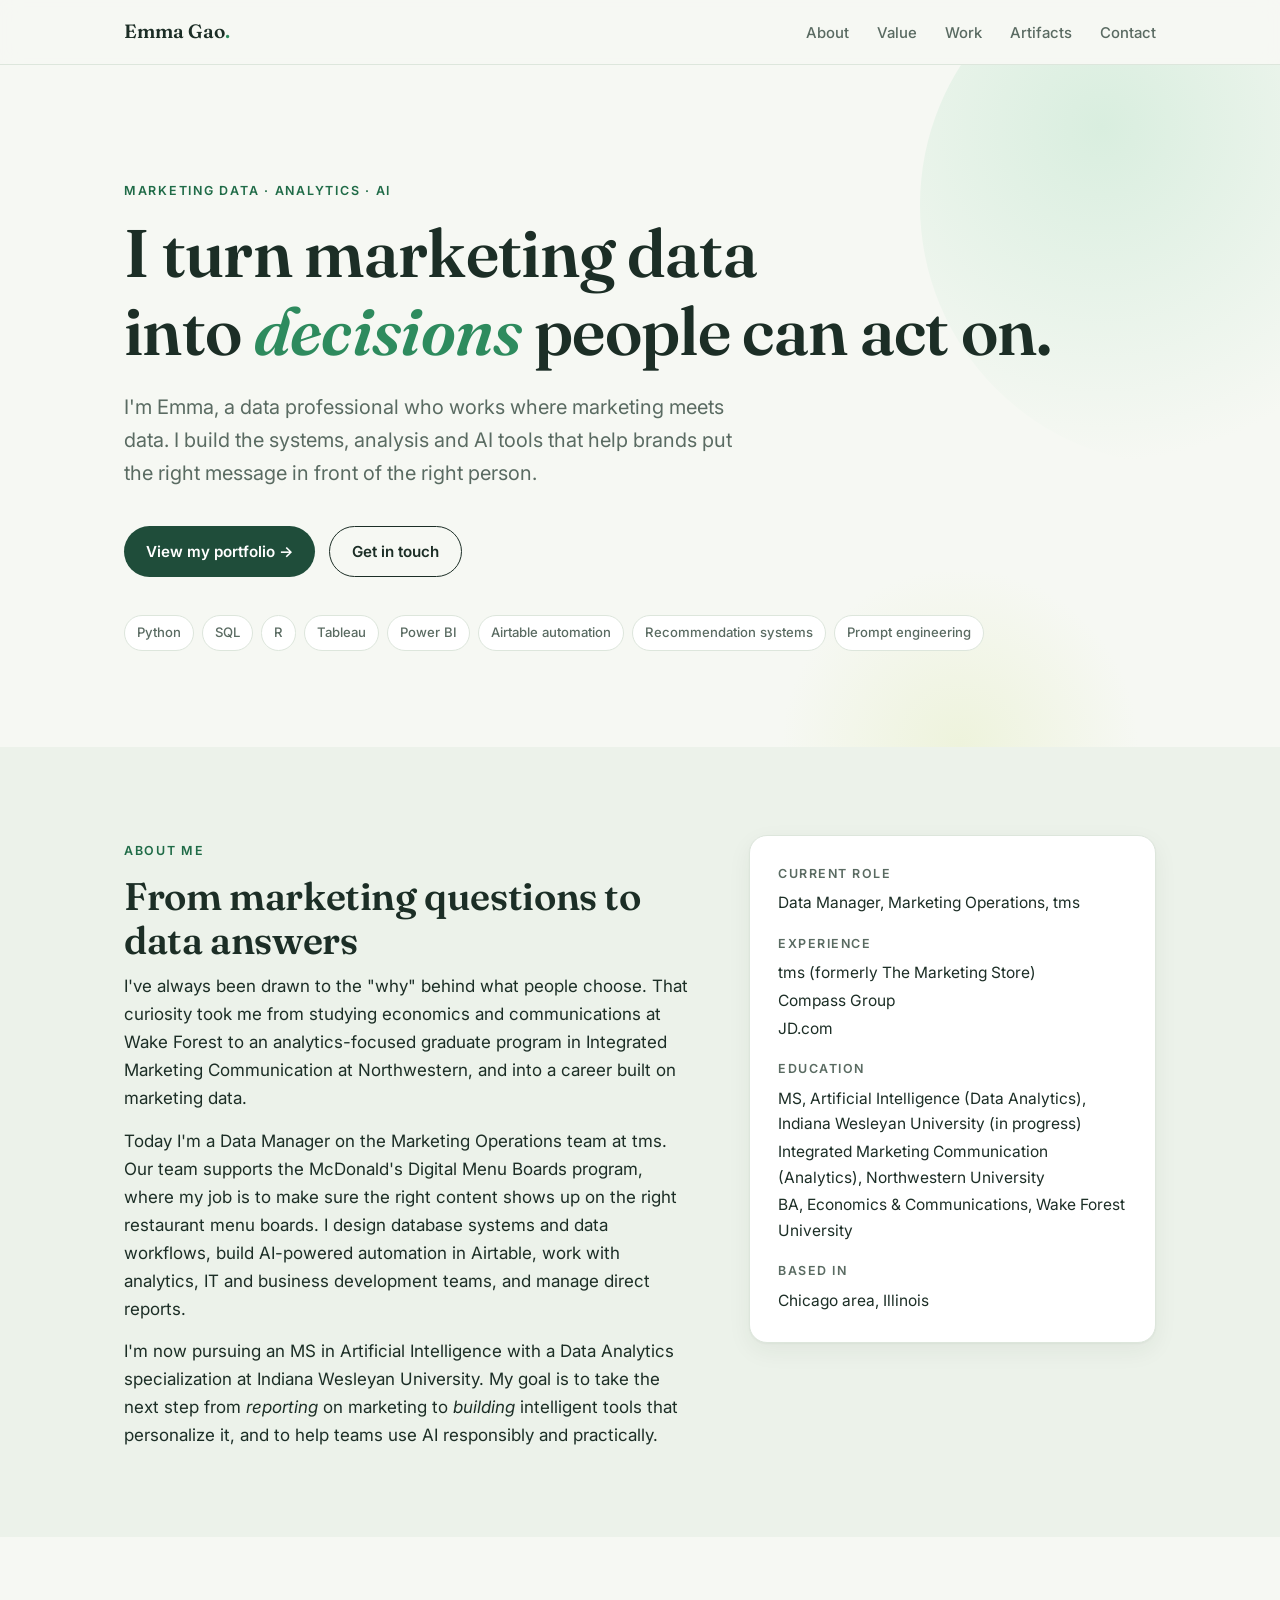
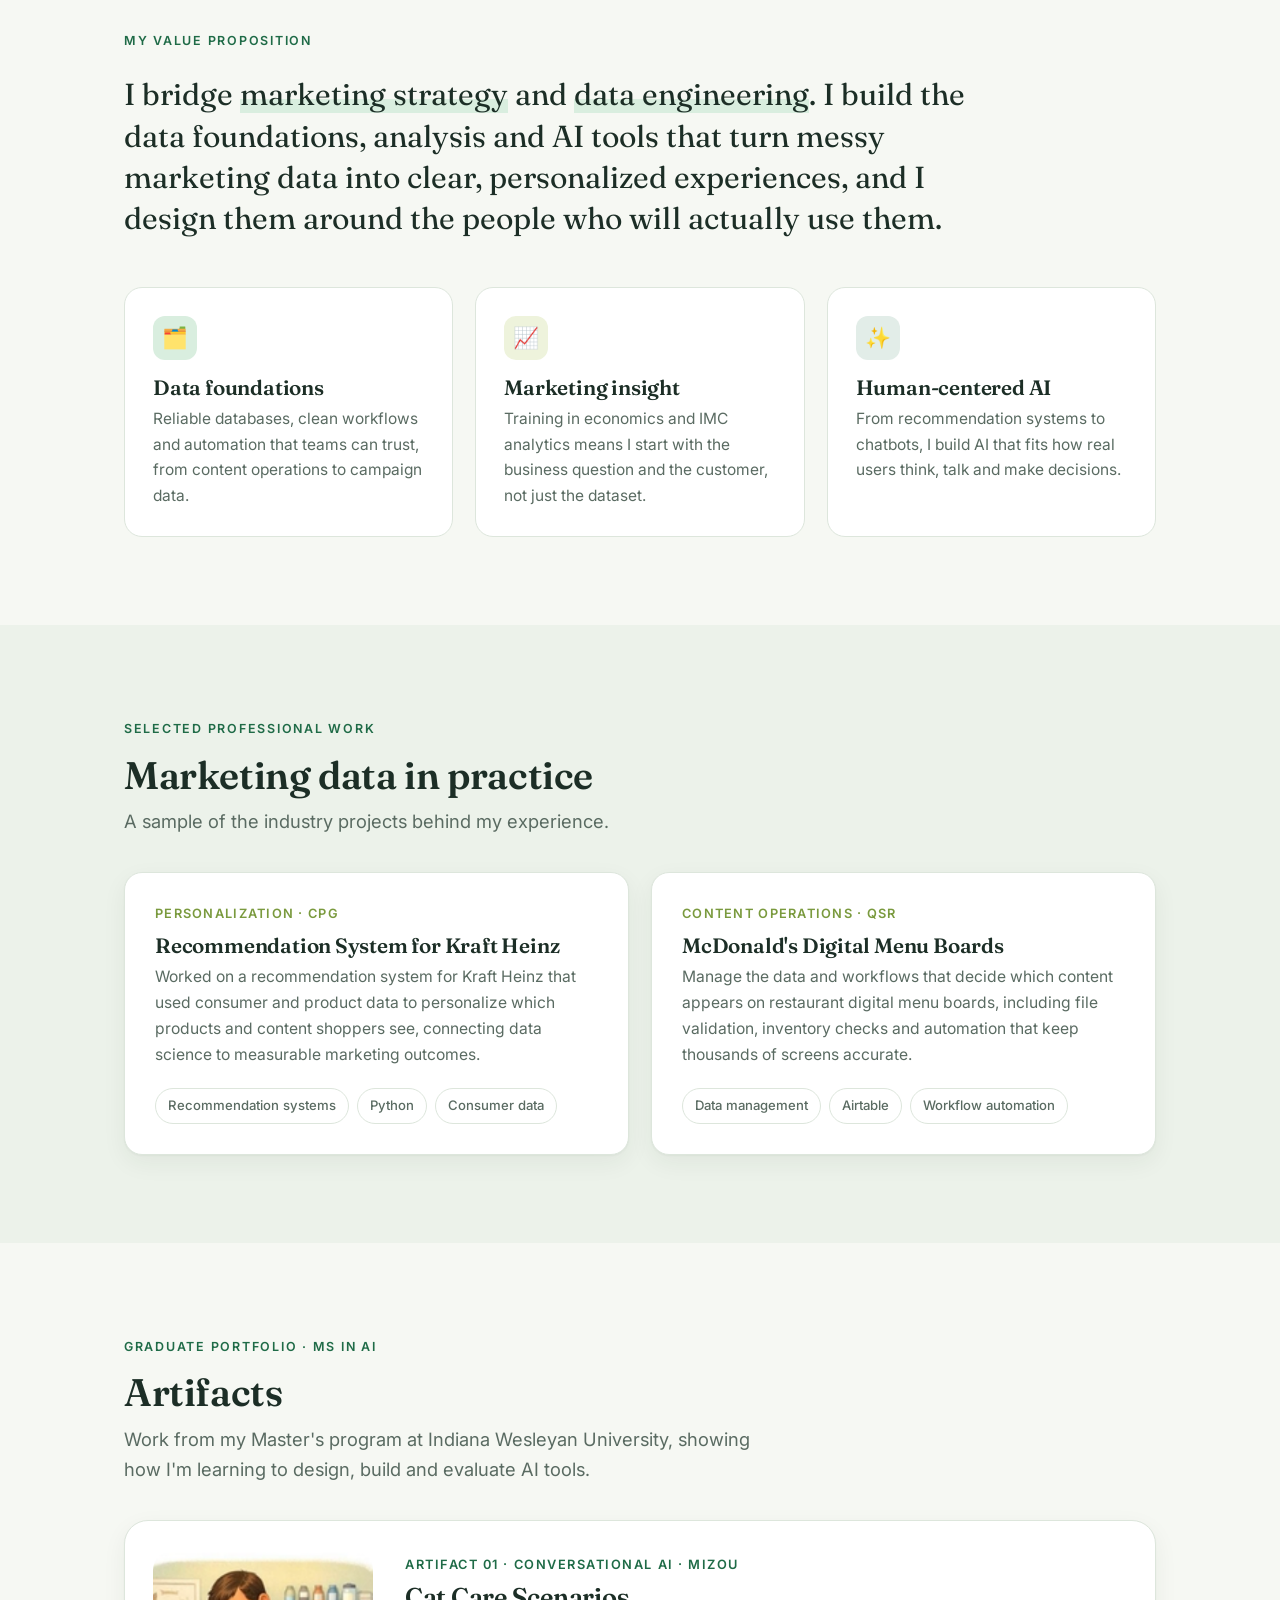
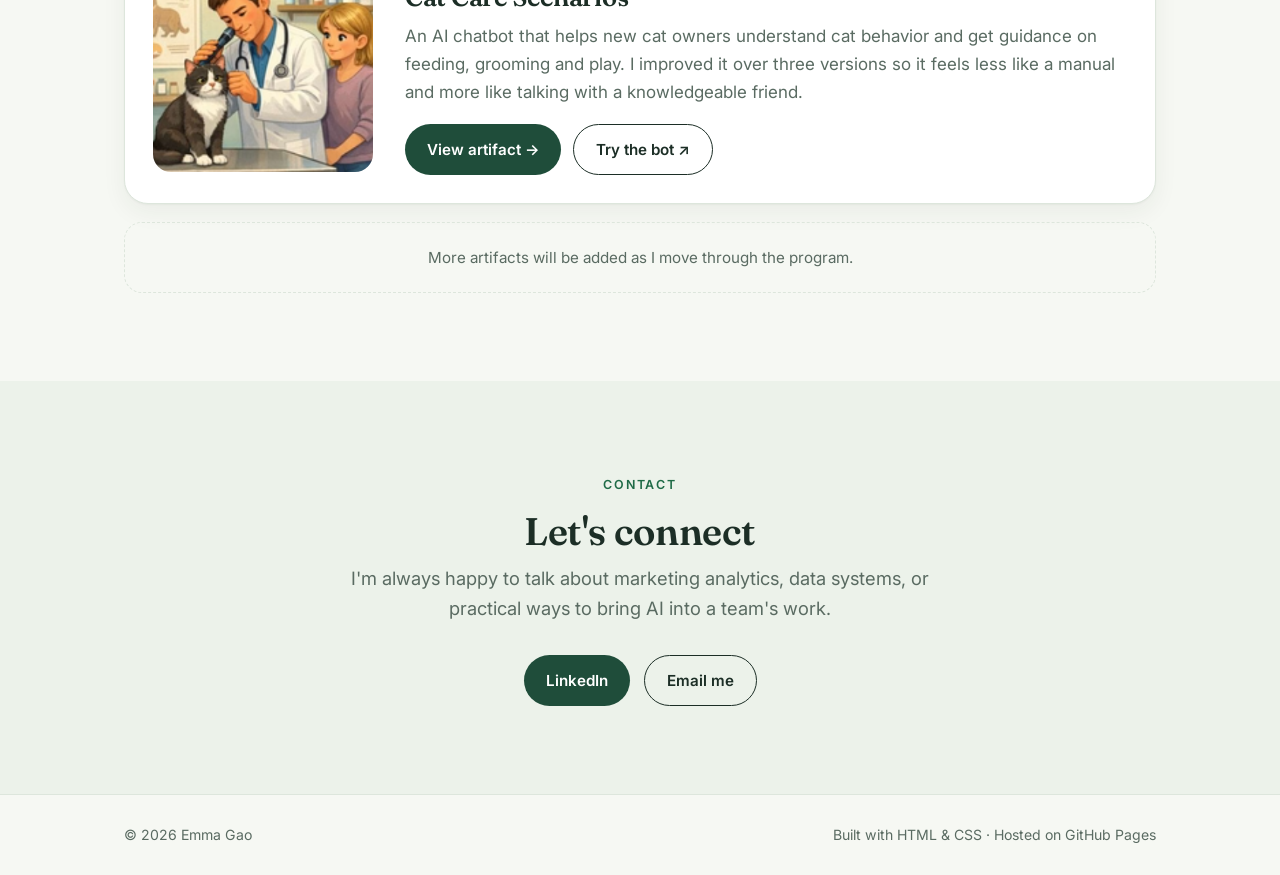
<file: index.html>
<!DOCTYPE html>
<html lang="en">
<head>
  <meta charset="UTF-8">
  <meta name="viewport" content="width=device-width, initial-scale=1.0">
  <title>Emma Gao — Marketing Data & AI</title>
  <meta name="description" content="Emma Gao — data professional specializing in marketing analytics, data systems, and practical AI.">
  <link rel="preconnect" href="https://fonts.googleapis.com">
  <link rel="preconnect" href="https://fonts.gstatic.com" crossorigin>
  <link href="https://fonts.googleapis.com/css2?family=Fraunces:ital,opsz,wght@0,9..144,500;0,9..144,600;1,9..144,500&family=Inter:wght@400;500;600;700&display=swap" rel="stylesheet">
  <link rel="stylesheet" href="assets/style.css">
</head>
<body>

  <nav class="nav">
    <div class="wrap">
      <a href="#" class="brand">Emma Gao<span>.</span></a>
      <ul>
        <li><a href="#about">About</a></li>
        <li><a href="#value">Value</a></li>
        <li><a href="#work">Work</a></li>
        <li><a href="#artifacts">Artifacts</a></li>
        <li><a href="#contact">Contact</a></li>
      </ul>
    </div>
  </nav>

  <!-- ============ HERO ============ -->
  <header class="hero">
    <div class="wrap">
      <span class="eyebrow">Marketing Data · Analytics · AI</span>
      <h1>I turn marketing data<br>into <em>decisions</em> people can act on.</h1>
      <p class="lead">I'm Emma, a data professional who works where marketing meets data. I build the systems, analysis and AI tools that help brands put the right message in front of the right person.</p>
      <div class="actions">
        <a href="#artifacts" class="btn btn-primary">View my portfolio →</a>
        <a href="#contact" class="btn btn-ghost">Get in touch</a>
      </div>
      <div class="tags">
        <span class="tag">Python</span>
        <span class="tag">SQL</span>
        <span class="tag">R</span>
        <span class="tag">Tableau</span>
        <span class="tag">Power BI</span>
        <span class="tag">Airtable automation</span>
        <span class="tag">Recommendation systems</span>
        <span class="tag">Prompt engineering</span>
      </div>
    </div>
  </header>

  <!-- ============ ABOUT / BIO ============ -->
  <section id="about" class="alt">
    <div class="wrap about-grid">
      <div>
        <span class="eyebrow">About me</span>
        <h2>From marketing questions to data answers</h2>
        <p>I've always been drawn to the "why" behind what people choose. That curiosity took me from studying economics and communications at Wake Forest to an analytics-focused graduate program in Integrated Marketing Communication at Northwestern, and into a career built on marketing data.</p>
        <p>Today I'm a Data Manager on the Marketing Operations team at tms. Our team supports the McDonald's Digital Menu Boards program, where my job is to make sure the right content shows up on the right restaurant menu boards. I design database systems and data workflows, build AI-powered automation in Airtable, work with analytics, IT and business development teams, and manage direct reports.</p>
        <p>I'm now pursuing an MS in Artificial Intelligence with a Data Analytics specialization at Indiana Wesleyan University. My goal is to take the next step from <em>reporting</em> on marketing to <em>building</em> intelligent tools that personalize it, and to help teams use AI responsibly and practically.</p>
      </div>
      <aside class="facts">
        <h4>Current role</h4>
        <p>Data Manager, Marketing Operations, tms</p>
        <h4>Experience</h4>
        <p>tms (formerly The Marketing Store)</p>
        <p>Compass Group</p>
        <p>JD.com</p>
        <h4>Education</h4>
        <p>MS, Artificial Intelligence (Data Analytics), Indiana Wesleyan University (in progress)</p>
        <p>Integrated Marketing Communication (Analytics), Northwestern University</p>
        <p>BA, Economics &amp; Communications, Wake Forest University</p>
        <h4>Based in</h4>
        <p>Chicago area, Illinois</p>
      </aside>
    </div>
  </section>

  <!-- ============ VALUE PROPOSITION ============ -->
  <section id="value">
    <div class="wrap">
      <span class="eyebrow">My value proposition</span>
      <p class="value-statement">I bridge <mark>marketing strategy</mark> and <mark>data engineering</mark>. I build the data foundations, analysis and AI tools that turn messy marketing data into clear, personalized experiences, and I design them around the people who will actually use them.</p>
      <div class="pillars">
        <div class="pillar">
          <div class="icon">🗂️</div>
          <h3>Data foundations</h3>
          <p>Reliable databases, clean workflows and automation that teams can trust, from content operations to campaign data.</p>
        </div>
        <div class="pillar">
          <div class="icon">📈</div>
          <h3>Marketing insight</h3>
          <p>Training in economics and IMC analytics means I start with the business question and the customer, not just the dataset.</p>
        </div>
        <div class="pillar">
          <div class="icon">✨</div>
          <h3>Human-centered AI</h3>
          <p>From recommendation systems to chatbots, I build AI that fits how real users think, talk and make decisions.</p>
        </div>
      </div>
    </div>
  </section>

  <!-- ============ PROFESSIONAL WORK ============ -->
  <section id="work" class="alt">
    <div class="wrap">
      <span class="eyebrow">Selected professional work</span>
      <h2>Marketing data in practice</h2>
      <p class="lead">A sample of the industry projects behind my experience.</p>
      <div class="grid-2">
        <article class="card">
          <span class="meta">Personalization · CPG</span>
          <h3>Recommendation System for Kraft Heinz</h3>
          <p>Worked on a recommendation system for Kraft Heinz that used consumer and product data to personalize which products and content shoppers see, connecting data science to measurable marketing outcomes.</p>
          <div class="tags"><span class="tag">Recommendation systems</span><span class="tag">Python</span><span class="tag">Consumer data</span></div>
        </article>
        <article class="card">
          <span class="meta">Content Operations · QSR</span>
          <h3>McDonald's Digital Menu Boards</h3>
          <p>Manage the data and workflows that decide which content appears on restaurant digital menu boards, including file validation, inventory checks and automation that keep thousands of screens accurate.</p>
          <div class="tags"><span class="tag">Data management</span><span class="tag">Airtable</span><span class="tag">Workflow automation</span></div>
        </article>
      </div>
    </div>
  </section>

  <!-- ============ ARTIFACTS ============ -->
  <section id="artifacts">
    <div class="wrap">
      <span class="eyebrow">Graduate portfolio · MS in AI</span>
      <h2>Artifacts</h2>
      <p class="lead">Work from my Master's program at Indiana Wesleyan University, showing how I'm learning to design, build and evaluate AI tools.</p>

      <div class="artifact-card">
        <a href="artifacts/cat-care-bot.html" class="artifact-art" aria-label="View Cat Care Scenarios artifact" style="background-image:url(images/cat-bot-thumb.png);background-size:cover;background-position:center"></a>
        <div>
          <span class="num">Artifact 01 · Conversational AI · Mizou</span>
          <h3><a href="artifacts/cat-care-bot.html" style="color:inherit">Cat Care Scenarios</a></h3>
          <p>An AI chatbot that helps new cat owners understand cat behavior and get guidance on feeding, grooming and play. I improved it over three versions so it feels less like a manual and more like talking with a knowledgeable friend.</p>
          <div class="card-links">
            <a href="artifacts/cat-care-bot.html" class="btn btn-primary">View artifact →</a>
            <a href="https://mizou.com/preview-bot?ID=165916" class="btn btn-ghost" target="_blank" rel="noopener">Try the bot ↗</a>
          </div>
        </div>
      </div>

      <div class="coming">More artifacts will be added as I move through the program.</div>
    </div>
  </section>

  <!-- ============ CONTACT ============ -->
  <section id="contact" class="alt contact">
    <div class="wrap">
      <span class="eyebrow">Contact</span>
      <h2>Let's connect</h2>
      <p class="lead">I'm always happy to talk about marketing analytics, data systems, or practical ways to bring AI into a team's work.</p>
      <div class="actions">
        <!-- TODO: replace with your LinkedIn URL and email address -->
        <a href="https://www.linkedin.com/in/YOUR-LINKEDIN" class="btn btn-primary" target="_blank" rel="noopener">LinkedIn</a>
        <a href="mailto:YOUR-EMAIL@example.com" class="btn btn-ghost">Email me</a>
      </div>
    </div>
  </section>

  <footer>
    <div class="wrap">
      <span>© 2026 Emma Gao</span>
      <span>Built with HTML &amp; CSS · Hosted on GitHub Pages</span>
    </div>
  </footer>

</body>
</html>
</file>
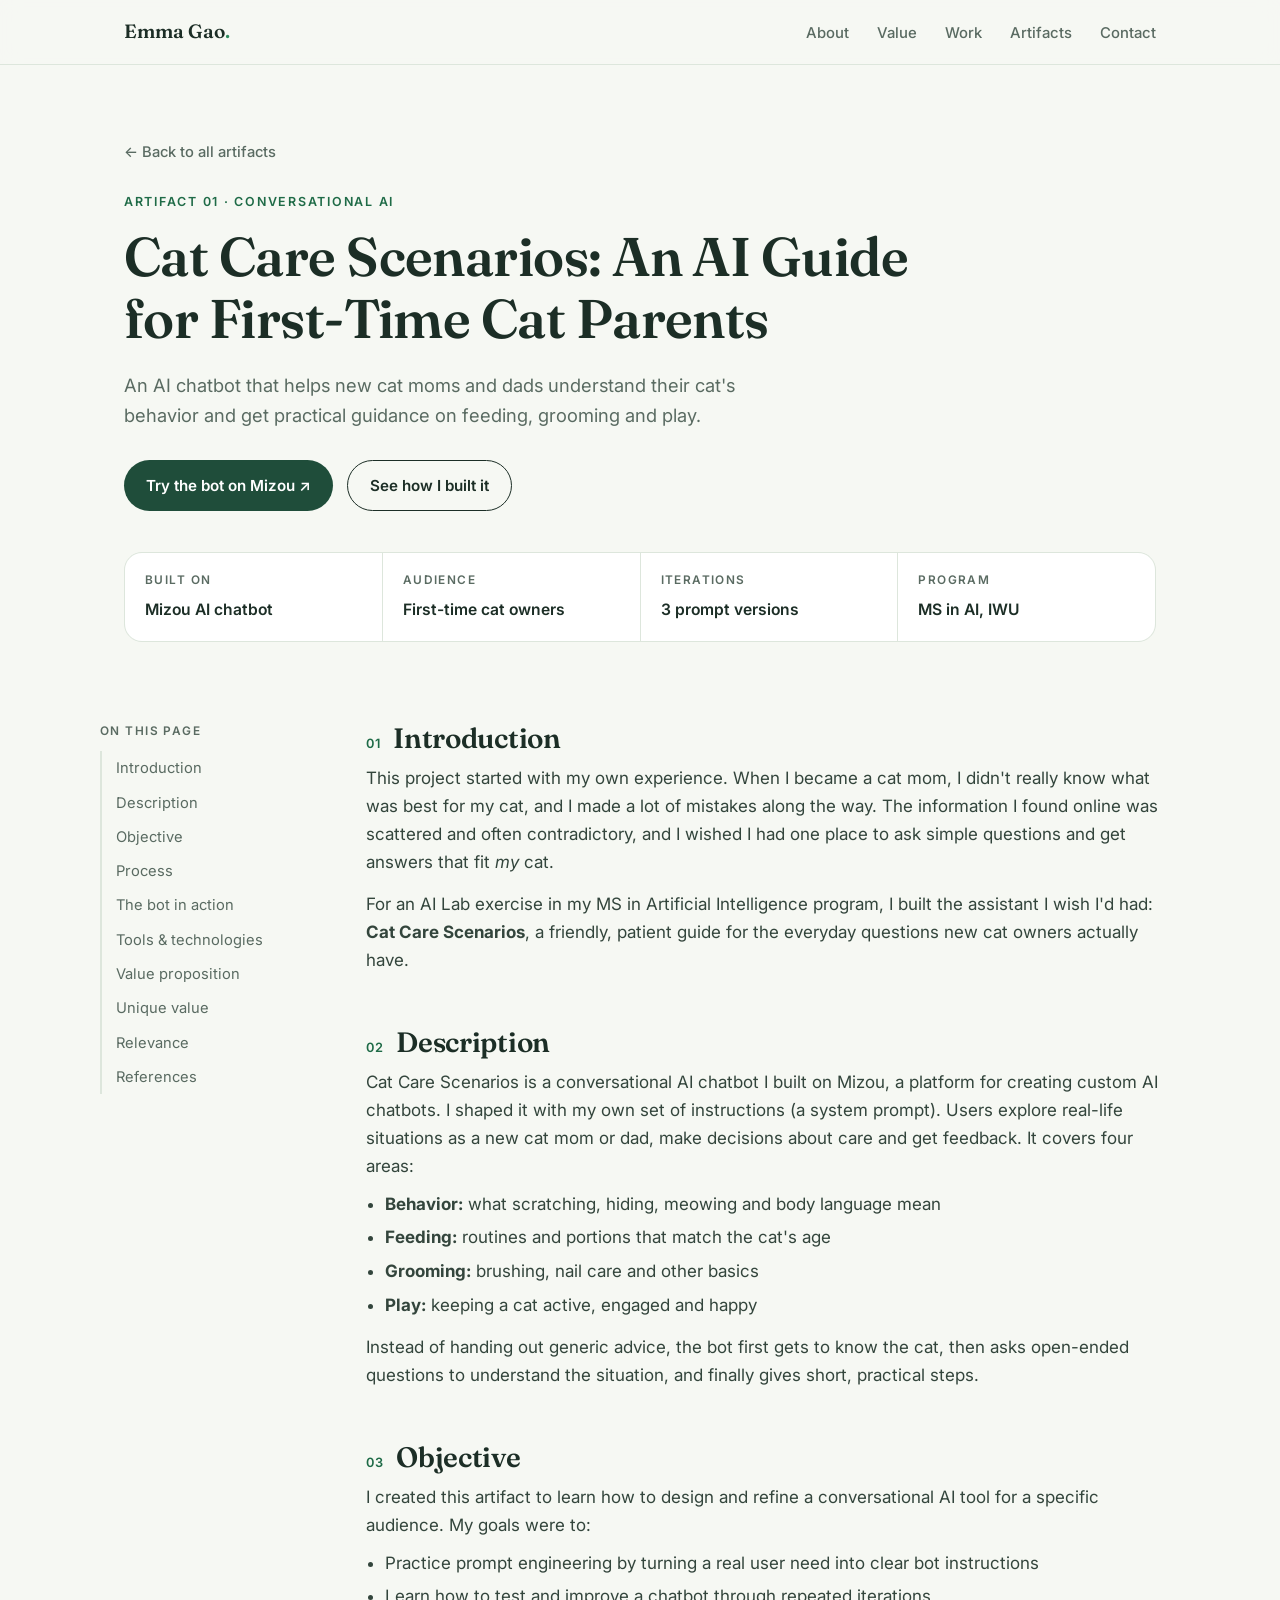
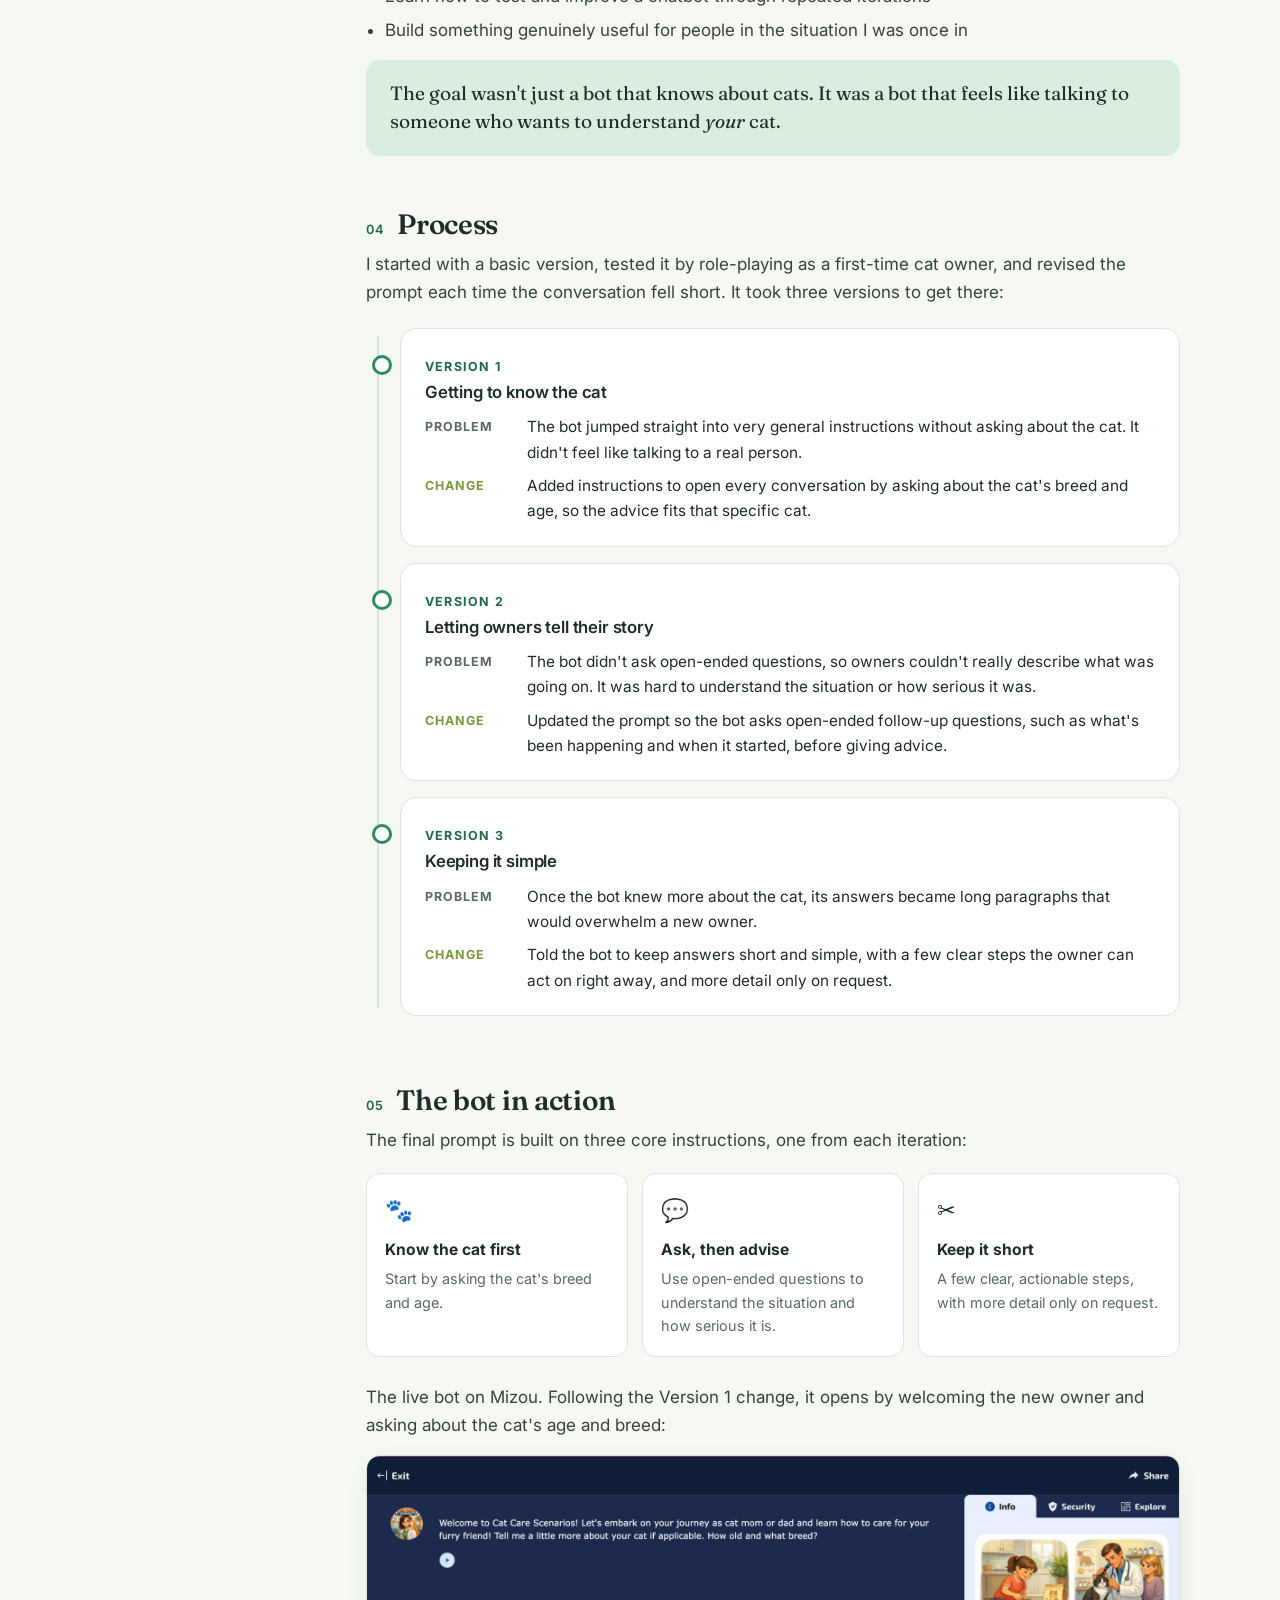
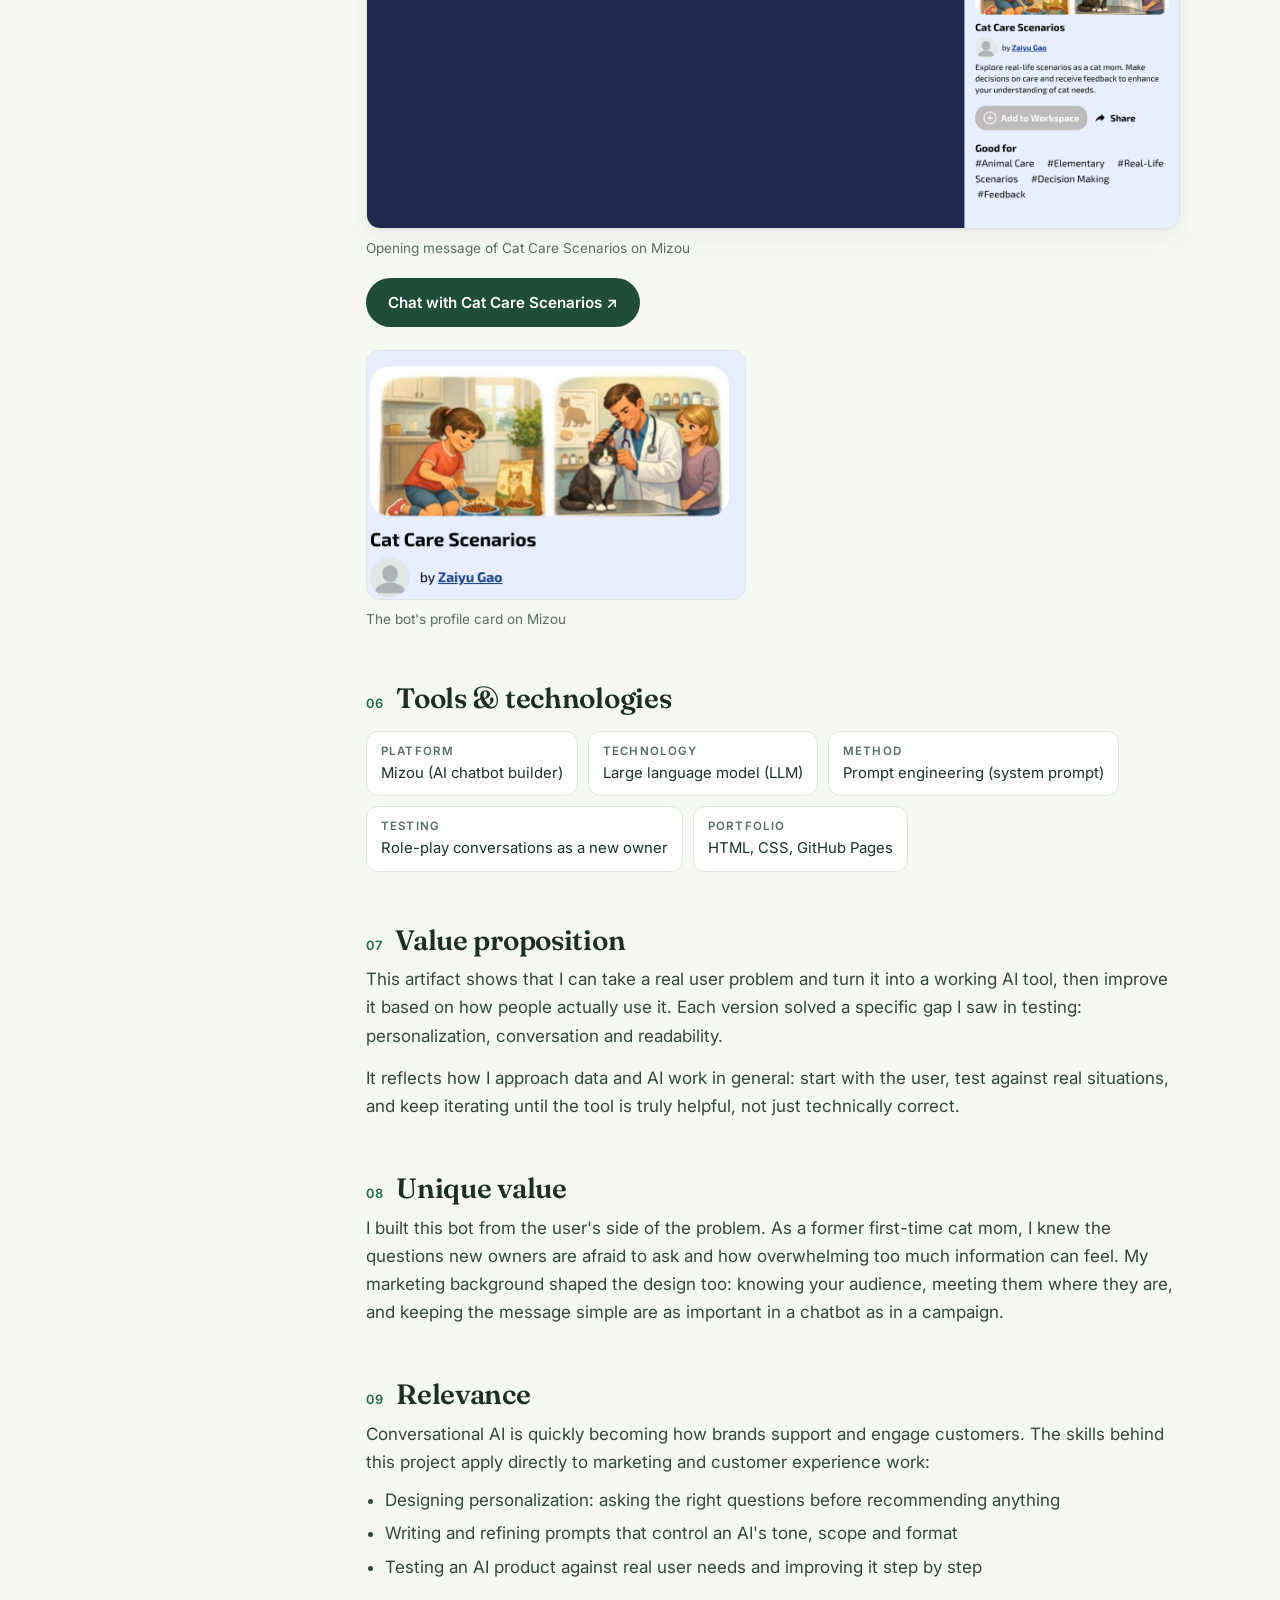
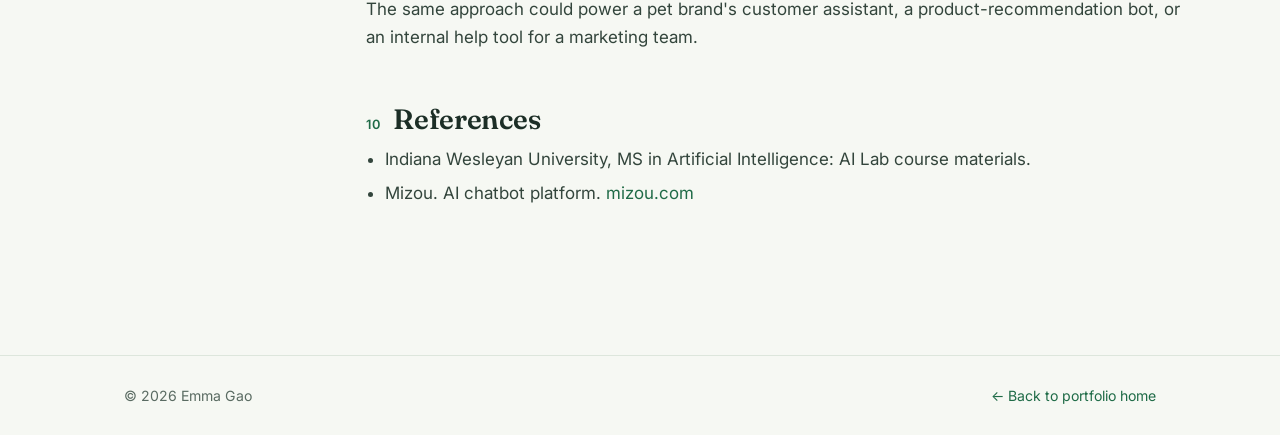
<file: artifacts/cat-care-bot.html>
<!DOCTYPE html>
<html lang="en">
<head>
  <meta charset="UTF-8">
  <meta name="viewport" content="width=device-width, initial-scale=1.0">
  <title>Artifact 1: Cat Care Scenarios — Emma Gao</title>
  <meta name="description" content="An AI chatbot that helps first-time cat owners with cat behavior, feeding, grooming and play, refined over three prompt iterations.">
  <link rel="preconnect" href="https://fonts.googleapis.com">
  <link rel="preconnect" href="https://fonts.gstatic.com" crossorigin>
  <link href="https://fonts.googleapis.com/css2?family=Fraunces:ital,opsz,wght@0,9..144,500;0,9..144,600;1,9..144,500&family=Inter:wght@400;500;600;700&display=swap" rel="stylesheet">
  <link rel="stylesheet" href="../assets/style.css">
</head>
<body>

  <nav class="nav">
    <div class="wrap">
      <a href="../index.html" class="brand">Emma Gao<span>.</span></a>
      <ul>
        <li><a href="../index.html#about">About</a></li>
        <li><a href="../index.html#value">Value</a></li>
        <li><a href="../index.html#work">Work</a></li>
        <li><a href="../index.html#artifacts">Artifacts</a></li>
        <li><a href="../index.html#contact">Contact</a></li>
      </ul>
    </div>
  </nav>

  <header class="art-hero">
    <div class="wrap">
      <a href="../index.html#artifacts" class="back">← Back to all artifacts</a>
      <span class="eyebrow" style="display:block">Artifact 01 · Conversational AI</span>
      <h1>Cat Care Scenarios: An AI Guide for First-Time Cat Parents</h1>
      <p class="lead">An AI chatbot that helps new cat moms and dads understand their cat's behavior and get practical guidance on feeding, grooming and play.</p>
      <div class="actions" style="display:flex;gap:14px;flex-wrap:wrap;margin-top:1.8rem">
        <a href="https://mizou.com/preview-bot?ID=165916" class="btn btn-primary" target="_blank" rel="noopener">Try the bot on Mizou ↗</a>
        <a href="#process" class="btn btn-ghost">See how I built it</a>
      </div>
      <div class="summary-strip">
        <div><small>Built on</small><strong>Mizou AI chatbot</strong></div>
        <div><small>Audience</small><strong>First-time cat owners</strong></div>
        <div><small>Iterations</small><strong>3 prompt versions</strong></div>
        <div><small>Program</small><strong>MS in AI, IWU</strong></div>
      </div>
    </div>
  </header>

  <div class="wrap art-layout">
    <nav class="toc" aria-label="On this page">
      <p>On this page</p>
      <ol>
        <li><a href="#introduction">Introduction</a></li>
        <li><a href="#description">Description</a></li>
        <li><a href="#objective">Objective</a></li>
        <li><a href="#process">Process</a></li>
        <li><a href="#evidence">The bot in action</a></li>
        <li><a href="#tools">Tools &amp; technologies</a></li>
        <li><a href="#value">Value proposition</a></li>
        <li><a href="#unique">Unique value</a></li>
        <li><a href="#relevance">Relevance</a></li>
        <li><a href="#references">References</a></li>
      </ol>
    </nav>

    <main>
      <section class="block" id="introduction">
        <h2><span class="n">01</span>Introduction</h2>
        <p>This project started with my own experience. When I became a cat mom, I didn't really know what was best for my cat, and I made a lot of mistakes along the way. The information I found online was scattered and often contradictory, and I wished I had one place to ask simple questions and get answers that fit <em>my</em> cat.</p>
        <p>For an AI Lab exercise in my MS in Artificial Intelligence program, I built the assistant I wish I'd had: <strong>Cat Care Scenarios</strong>, a friendly, patient guide for the everyday questions new cat owners actually have.</p>
      </section>

      <section class="block" id="description">
        <h2><span class="n">02</span>Description</h2>
        <p>Cat Care Scenarios is a conversational AI chatbot I built on Mizou, a platform for creating custom AI chatbots. I shaped it with my own set of instructions (a system prompt). Users explore real-life situations as a new cat mom or dad, make decisions about care and get feedback. It covers four areas:</p>
        <ul>
          <li><strong>Behavior:</strong> what scratching, hiding, meowing and body language mean</li>
          <li><strong>Feeding:</strong> routines and portions that match the cat's age</li>
          <li><strong>Grooming:</strong> brushing, nail care and other basics</li>
          <li><strong>Play:</strong> keeping a cat active, engaged and happy</li>
        </ul>
        <p>Instead of handing out generic advice, the bot first gets to know the cat, then asks open-ended questions to understand the situation, and finally gives short, practical steps.</p>
      </section>

      <section class="block" id="objective">
        <h2><span class="n">03</span>Objective</h2>
        <p>I created this artifact to learn how to design and refine a conversational AI tool for a specific audience. My goals were to:</p>
        <ul>
          <li>Practice prompt engineering by turning a real user need into clear bot instructions</li>
          <li>Learn how to test and improve a chatbot through repeated iterations</li>
          <li>Build something genuinely useful for people in the situation I was once in</li>
        </ul>
        <div class="callout">The goal wasn't just a bot that knows about cats. It was a bot that feels like talking to someone who wants to understand <em>your</em> cat.</div>
      </section>

      <section class="block" id="process">
        <h2><span class="n">04</span>Process</h2>
        <p>I started with a basic version, tested it by role-playing as a first-time cat owner, and revised the prompt each time the conversation fell short. It took three versions to get there:</p>

        <div class="timeline">
          <div class="step">
            <span class="v">Version 1</span>
            <h3>Getting to know the cat</h3>
            <div class="row"><b>Problem</b><span>The bot jumped straight into very general instructions without asking about the cat. It didn't feel like talking to a real person.</span></div>
            <div class="row fix"><b>Change</b><span>Added instructions to open every conversation by asking about the cat's breed and age, so the advice fits that specific cat.</span></div>
          </div>
          <div class="step">
            <span class="v">Version 2</span>
            <h3>Letting owners tell their story</h3>
            <div class="row"><b>Problem</b><span>The bot didn't ask open-ended questions, so owners couldn't really describe what was going on. It was hard to understand the situation or how serious it was.</span></div>
            <div class="row fix"><b>Change</b><span>Updated the prompt so the bot asks open-ended follow-up questions, such as what's been happening and when it started, before giving advice.</span></div>
          </div>
          <div class="step">
            <span class="v">Version 3</span>
            <h3>Keeping it simple</h3>
            <div class="row"><b>Problem</b><span>Once the bot knew more about the cat, its answers became long paragraphs that would overwhelm a new owner.</span></div>
            <div class="row fix"><b>Change</b><span>Told the bot to keep answers short and simple, with a few clear steps the owner can act on right away, and more detail only on request.</span></div>
          </div>
        </div>
      </section>

      <section class="block" id="evidence">
        <h2><span class="n">05</span>The bot in action</h2>
        <p>The final prompt is built on three core instructions, one from each iteration:</p>
        <div class="rules">
          <div class="rule"><div class="k">🐾</div><h4>Know the cat first</h4><p>Start by asking the cat's breed and age.</p></div>
          <div class="rule"><div class="k">💬</div><h4>Ask, then advise</h4><p>Use open-ended questions to understand the situation and how serious it is.</p></div>
          <div class="rule"><div class="k">✂️</div><h4>Keep it short</h4><p>A few clear, actionable steps, with more detail only on request.</p></div>
        </div>

        <p style="margin-top:1.6rem">The live bot on Mizou. Following the Version 1 change, it opens by welcoming the new owner and asking about the cat's age and breed:</p>
        <figure class="shot-wide">
          <img src="../images/cat-bot-welcome.png" alt="Cat Care Scenarios chatbot on Mizou, opening by asking the cat's age and breed">
          <figcaption>Opening message of Cat Care Scenarios on Mizou</figcaption>
        </figure>
        <p style="margin-top:1.2rem"><a href="https://mizou.com/preview-bot?ID=165916" class="btn btn-primary" target="_blank" rel="noopener">Chat with Cat Care Scenarios ↗</a></p>
        <figure class="shot-card">
          <img src="../images/cat-bot-card.png" alt="Cat Care Scenarios bot profile card by Zaiyu Gao">
          <figcaption>The bot's profile card on Mizou</figcaption>
        </figure>
      </section>

      <section class="block" id="tools">
        <h2><span class="n">06</span>Tools &amp; technologies</h2>
        <div class="chips">
          <div class="chip"><b>Platform</b>Mizou (AI chatbot builder)</div>
          <div class="chip"><b>Technology</b>Large language model (LLM)</div>
          <div class="chip"><b>Method</b>Prompt engineering (system prompt)</div>
          <div class="chip"><b>Testing</b>Role-play conversations as a new owner</div>
          <div class="chip"><b>Portfolio</b>HTML, CSS, GitHub Pages</div>
        </div>
      </section>

      <section class="block" id="value">
        <h2><span class="n">07</span>Value proposition</h2>
        <p>This artifact shows that I can take a real user problem and turn it into a working AI tool, then improve it based on how people actually use it. Each version solved a specific gap I saw in testing: personalization, conversation and readability.</p>
        <p>It reflects how I approach data and AI work in general: start with the user, test against real situations, and keep iterating until the tool is truly helpful, not just technically correct.</p>
      </section>

      <section class="block" id="unique">
        <h2><span class="n">08</span>Unique value</h2>
        <p>I built this bot from the user's side of the problem. As a former first-time cat mom, I knew the questions new owners are afraid to ask and how overwhelming too much information can feel. My marketing background shaped the design too: knowing your audience, meeting them where they are, and keeping the message simple are as important in a chatbot as in a campaign.</p>
      </section>

      <section class="block" id="relevance">
        <h2><span class="n">09</span>Relevance</h2>
        <p>Conversational AI is quickly becoming how brands support and engage customers. The skills behind this project apply directly to marketing and customer experience work:</p>
        <ul>
          <li>Designing personalization: asking the right questions before recommending anything</li>
          <li>Writing and refining prompts that control an AI's tone, scope and format</li>
          <li>Testing an AI product against real user needs and improving it step by step</li>
        </ul>
        <p>The same approach could power a pet brand's customer assistant, a product-recommendation bot, or an internal help tool for a marketing team.</p>
      </section>

      <section class="block" id="references">
        <h2><span class="n">10</span>References</h2>
        <ul>
          <li>Indiana Wesleyan University, MS in Artificial Intelligence: AI Lab course materials.</li>
          <li>Mizou. AI chatbot platform. <a href="https://mizou.com" target="_blank" rel="noopener">mizou.com</a></li>
        </ul>
      </section>
    </main>
  </div>

  <footer>
    <div class="wrap">
      <span>© 2026 Emma Gao</span>
      <a href="../index.html">← Back to portfolio home</a>
    </div>
  </footer>

</body>
</html>
</file>
<file: assets/style.css>
/* ============ Emma Gao — Portfolio ============ */
:root {
  --bg: #F6F8F3;
  --bg-alt: #ECF2EA;
  --card: #FFFFFF;
  --ink: #1C2E26;
  --muted: #5A6B62;
  --line: #DDE6DC;
  --accent: #2E8B5E;
  --accent-dark: #1F6B47;
  --accent-soft: #D9EEDF;
  --sage: #7A9A3E;
  --sage-soft: #EEF3DC;
  --radius: 18px;
  --shadow: 0 1px 2px rgba(28,46,38,.04), 0 8px 24px rgba(28,46,38,.06);
  --max: 1080px;
}

* { box-sizing: border-box; margin: 0; padding: 0; }
html { scroll-behavior: smooth; }
body {
  font-family: "Inter", system-ui, -apple-system, "Segoe UI", sans-serif;
  background: var(--bg);
  color: var(--ink);
  line-height: 1.65;
  font-size: 17px;
  -webkit-font-smoothing: antialiased;
}
img { max-width: 100%; display: block; }
a { color: var(--accent-dark); text-decoration: none; }
a:hover { text-decoration: underline; }

h1, h2, h3 { font-family: "Fraunces", Georgia, serif; font-weight: 600; line-height: 1.15; letter-spacing: -0.01em; }
h1 { font-size: clamp(2.6rem, 6vw, 4.2rem); }
h2 { font-size: clamp(1.8rem, 3.5vw, 2.4rem); margin-bottom: .6rem; }
h3 { font-size: 1.3rem; margin-bottom: .4rem; }
p + p { margin-top: .9rem; }

.wrap { max-width: var(--max); margin: 0 auto; padding: 0 24px; }
section { padding: 88px 0; }
.alt { background: var(--bg-alt); }

.eyebrow {
  display: inline-block;
  font-size: .78rem; font-weight: 600; letter-spacing: .14em; text-transform: uppercase;
  color: var(--accent-dark);
  margin-bottom: .8rem;
}
.lead { font-size: 1.15rem; color: var(--muted); max-width: 640px; }

/* ---------- Nav ---------- */
.nav {
  position: sticky; top: 0; z-index: 10;
  background: rgba(246,248,243,.88);
  backdrop-filter: blur(10px);
  border-bottom: 1px solid var(--line);
}
.nav .wrap { display: flex; align-items: center; justify-content: space-between; height: 64px; }
.brand { font-family: "Fraunces", serif; font-weight: 600; font-size: 1.2rem; color: var(--ink); }
.brand span { color: var(--accent); }
.nav ul { display: flex; gap: 28px; list-style: none; }
.nav ul a { color: var(--muted); font-size: .93rem; font-weight: 500; }
.nav ul a:hover { color: var(--ink); text-decoration: none; }

/* ---------- Buttons ---------- */
.btn {
  display: inline-flex; align-items: center; gap: 8px;
  padding: 12px 22px; border-radius: 999px;
  font-weight: 600; font-size: .95rem;
  transition: transform .15s ease, background .15s ease, box-shadow .15s ease;
}
.btn:hover { text-decoration: none; transform: translateY(-1px); }
.btn-primary { background: #1F4D3A; color: #fff; }
.btn-primary:hover { background: #1F6B47; box-shadow: var(--shadow); }
.btn-ghost { border: 1.5px solid var(--ink); color: var(--ink); }
.btn-ghost:hover { background: var(--ink); color: #fff; }

/* ---------- Hero ---------- */
.hero { padding: 110px 0 96px; position: relative; overflow: hidden; }
.hero::before {
  content: ""; position: absolute; right: -160px; top: -120px;
  width: 520px; height: 520px; border-radius: 50%;
  background: radial-gradient(circle at 35% 35%, var(--accent-soft), transparent 70%);
  z-index: -1;
}
.hero::after {
  content: ""; position: absolute; right: 140px; bottom: -180px;
  width: 360px; height: 360px; border-radius: 50%;
  background: radial-gradient(circle, var(--sage-soft), transparent 70%);
  z-index: -1;
}
.hero h1 em { font-style: italic; color: var(--accent); }
.hero .lead { margin: 1.4rem 0 2.2rem; font-size: 1.25rem; }
.hero .actions { display: flex; gap: 14px; flex-wrap: wrap; }
.tags { display: flex; flex-wrap: wrap; gap: 8px; margin-top: 2.4rem; }
.tag {
  font-size: .82rem; font-weight: 500; color: var(--muted);
  background: var(--card); border: 1px solid var(--line);
  padding: 6px 12px; border-radius: 999px;
}

/* ---------- About ---------- */
.about-grid { display: grid; grid-template-columns: 1.4fr 1fr; gap: 56px; align-items: start; }
.facts { background: var(--card); border: 1px solid var(--line); border-radius: var(--radius); padding: 28px; box-shadow: var(--shadow); }
.facts h4 { font-size: .78rem; letter-spacing: .12em; text-transform: uppercase; color: var(--muted); margin: 18px 0 6px; font-weight: 600; }
.facts h4:first-child { margin-top: 0; }
.facts p { font-size: .97rem; margin: 0; }
.facts p + p { margin-top: 2px; }

/* ---------- Value prop ---------- */
.value-statement {
  font-family: "Fraunces", serif; font-size: clamp(1.4rem, 2.6vw, 1.9rem);
  line-height: 1.35; max-width: 860px; margin: .6rem 0 3rem;
}
.value-statement mark { background: linear-gradient(transparent 62%, var(--accent-soft) 62%); color: inherit; }
.pillars { display: grid; grid-template-columns: repeat(3, 1fr); gap: 22px; }
.pillar { background: var(--card); border: 1px solid var(--line); border-radius: var(--radius); padding: 28px; }
.pillar .icon {
  width: 44px; height: 44px; border-radius: 12px;
  display: grid; place-items: center; font-size: 1.3rem;
  background: var(--accent-soft); margin-bottom: 16px;
}
.pillar:nth-child(2) .icon { background: var(--sage-soft); }
.pillar:nth-child(3) .icon { background: #E2EDE8; }
.pillar p { color: var(--muted); font-size: .97rem; }

/* ---------- Cards ---------- */
.grid-2 { display: grid; grid-template-columns: repeat(2, 1fr); gap: 22px; margin-top: 2.2rem; }
.card {
  background: var(--card); border: 1px solid var(--line); border-radius: var(--radius);
  padding: 30px; box-shadow: var(--shadow);
  display: flex; flex-direction: column;
}
.card .meta { font-size: .8rem; font-weight: 600; letter-spacing: .1em; text-transform: uppercase; color: var(--sage); margin-bottom: 10px; }
.card p { color: var(--muted); font-size: .98rem; }
.card .tags { margin-top: auto; padding-top: 20px; }

.artifact-card {
  display: grid; grid-template-columns: 220px 1fr; gap: 32px; align-items: center;
  background: var(--card); border: 1px solid var(--line); border-radius: 24px;
  padding: 28px; box-shadow: var(--shadow); margin-top: 2.2rem;
  transition: transform .2s ease, box-shadow .2s ease;
  color: inherit;
}
.artifact-card:hover { transform: translateY(-3px); box-shadow: 0 16px 40px rgba(28,46,38,.10); text-decoration: none; }
.artifact-art {
  aspect-ratio: 1; border-radius: 18px;
  background: linear-gradient(145deg, var(--accent-soft), var(--sage-soft));
  display: grid; place-items: center; font-size: 4.2rem;
}
.artifact-card .num { font-size: .8rem; font-weight: 600; letter-spacing: .12em; text-transform: uppercase; color: var(--accent-dark); }
.artifact-card h3 { font-size: 1.6rem; margin: 6px 0 10px; }
.artifact-card p { color: var(--muted); }
.artifact-card .more { display: inline-block; margin-top: 16px; font-weight: 600; color: var(--accent-dark); }
.coming {
  margin-top: 18px; padding: 22px 28px; border: 1.5px dashed var(--line); border-radius: 18px;
  color: var(--muted); font-size: .95rem; text-align: center;
}

/* ---------- Contact / footer ---------- */
.contact { text-align: center; }
.contact .lead { margin: 0 auto 2rem; }
.contact .actions { display: flex; justify-content: center; gap: 14px; flex-wrap: wrap; }
footer { border-top: 1px solid var(--line); padding: 28px 0; color: var(--muted); font-size: .88rem; }
footer .wrap { display: flex; justify-content: space-between; flex-wrap: wrap; gap: 8px; }

/* ============ Artifact page ============ */
.art-hero { padding: 72px 0 56px; }
.back { font-size: .92rem; font-weight: 500; color: var(--muted); display: inline-block; margin-bottom: 28px; }
.art-hero h1 { font-size: clamp(2.2rem, 5vw, 3.4rem); max-width: 800px; }
.art-hero .lead { margin-top: 1.2rem; }
.summary-strip {
  display: grid; grid-template-columns: repeat(4, 1fr); gap: 1px;
  background: var(--line); border: 1px solid var(--line); border-radius: var(--radius);
  overflow: hidden; margin-top: 2.6rem;
}
.summary-strip div { background: var(--card); padding: 18px 20px; }
.summary-strip small { display: block; font-size: .74rem; letter-spacing: .12em; text-transform: uppercase; color: var(--muted); font-weight: 600; margin-bottom: 4px; }
.summary-strip strong { font-weight: 600; font-size: .98rem; }

.art-layout { display: grid; grid-template-columns: 210px 1fr; gap: 56px; padding: 24px 0 96px; }
.toc { position: sticky; top: 96px; align-self: start; }
.toc p { font-size: .74rem; letter-spacing: .12em; text-transform: uppercase; color: var(--muted); font-weight: 600; margin-bottom: 10px; }
.toc ol { list-style: none; border-left: 2px solid var(--line); }
.toc a { display: block; padding: 5px 0 5px 14px; color: var(--muted); font-size: .92rem; margin-left: -2px; border-left: 2px solid transparent; }
.toc a:hover { color: var(--ink); border-left-color: var(--accent); text-decoration: none; }

.block { padding: 0 0 52px; scroll-margin-top: 90px; }
.block h2 { font-size: 1.75rem; display: flex; align-items: baseline; gap: 12px; }
.block h2 .n { font-family: "Inter", sans-serif; font-size: .8rem; font-weight: 600; color: var(--accent-dark); letter-spacing: .08em; }
.block p, .block li { color: #33453C; }
.block ul { padding-left: 1.2rem; margin-top: .6rem; }
.block li + li { margin-top: .35rem; }

.callout {
  background: var(--accent-soft); border-radius: 14px; padding: 20px 24px; margin-top: 1rem;
  font-family: "Fraunces", serif; font-size: 1.2rem; line-height: 1.45; color: var(--ink);
}

/* Timeline */
.timeline { position: relative; margin-top: 1.4rem; padding-left: 34px; }
.timeline::before { content: ""; position: absolute; left: 11px; top: 8px; bottom: 8px; width: 2px; background: var(--line); }
.step { position: relative; background: var(--card); border: 1px solid var(--line); border-radius: 16px; padding: 22px 24px; margin-bottom: 16px; }
.step::before {
  content: ""; position: absolute; left: -29px; top: 26px;
  width: 14px; height: 14px; border-radius: 50%;
  background: var(--card); border: 3px solid var(--accent);
}
.step .v { font-size: .78rem; font-weight: 700; letter-spacing: .1em; text-transform: uppercase; color: var(--accent-dark); }
.step h3 { font-family: "Inter", sans-serif; font-size: 1.05rem; font-weight: 600; margin: 4px 0 12px; }
.step .row { display: grid; grid-template-columns: 92px 1fr; gap: 10px; font-size: .96rem; }
.step .row + .row { margin-top: 8px; }
.step .row b { font-size: .78rem; letter-spacing: .08em; text-transform: uppercase; color: var(--muted); padding-top: 3px; }
.step .row.fix b { color: var(--sage); }

/* Prompt rules */
.rules { display: grid; grid-template-columns: repeat(3, 1fr); gap: 14px; margin-top: 1.2rem; }
.rule { background: var(--card); border: 1px solid var(--line); border-radius: 14px; padding: 18px; }
.rule .k { font-size: 1.4rem; }
.rule h4 { font-size: .98rem; margin: 8px 0 4px; }
.rule p { font-size: .9rem; color: var(--muted); }

/* Screenshots */
.shots { display: grid; grid-template-columns: repeat(3, 1fr); gap: 16px; margin-top: 1.2rem; }
.shot { margin: 0; }
.shot img, .shot .ph {
  width: 100%; aspect-ratio: 3 / 4; object-fit: cover; object-position: top;
  border-radius: 14px; border: 1px solid var(--line); background: var(--card);
}
.shot .ph {
  display: grid; place-items: center; text-align: center; padding: 18px;
  border: 1.5px dashed #C9D8CB; color: var(--muted); font-size: .88rem;
}
.shot figcaption { font-size: .85rem; color: var(--muted); margin-top: 8px; }

/* Tools */
.chips { display: flex; flex-wrap: wrap; gap: 10px; margin-top: 1rem; }
.chip { background: var(--card); border: 1px solid var(--line); border-radius: 12px; padding: 10px 14px; font-size: .93rem; }
.chip b { display: block; font-size: .72rem; letter-spacing: .1em; text-transform: uppercase; color: var(--muted); font-weight: 600; }

/* ---------- Responsive ---------- */
@media (max-width: 860px) {
  .nav ul { display: none; }
  .about-grid, .pillars, .grid-2, .rules, .shots, .art-layout { grid-template-columns: 1fr; }
  .artifact-card { grid-template-columns: 1fr; }
  .artifact-art { aspect-ratio: 16/7; }
  .summary-strip { grid-template-columns: repeat(2, 1fr); }
  .toc { display: none; }
  section { padding: 64px 0; }
}

/* spacing after lists */
.block ul + p, .block .timeline + p { margin-top: .9rem; }

/* Evidence screenshots */
.shot-wide, .shot-card { margin: 1rem 0 0; }
.shot-wide img { width: 100%; border-radius: 14px; border: 1px solid var(--line); box-shadow: var(--shadow); }
.shot-card { max-width: 380px; margin-top: 1.4rem; }
.shot-card img { width: 100%; border-radius: 14px; border: 1px solid var(--line); }
.shot-wide figcaption, .shot-card figcaption { font-size: .85rem; color: var(--muted); margin-top: 8px; }

.card-links { display: flex; gap: 12px; flex-wrap: wrap; margin-top: 18px; }
.artifact-card:has(.card-links):hover { transform: none; }
</file>
